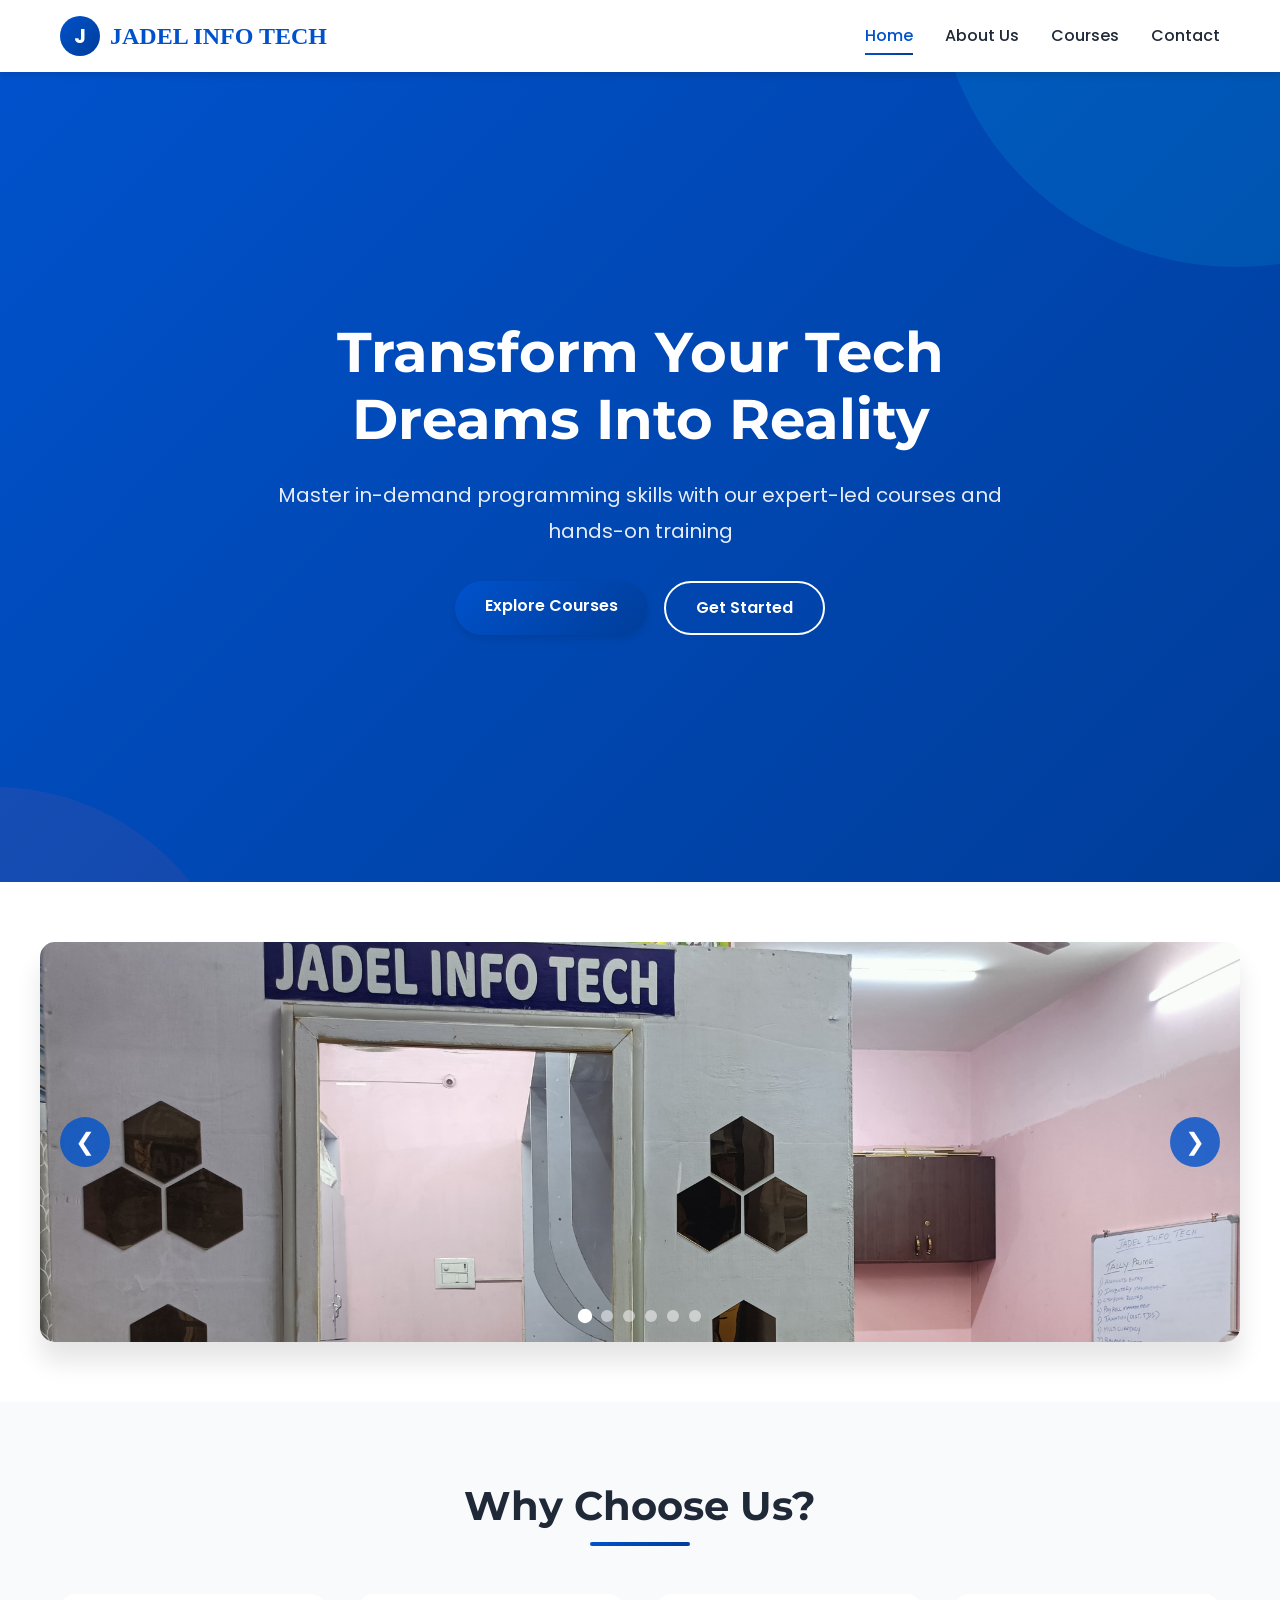
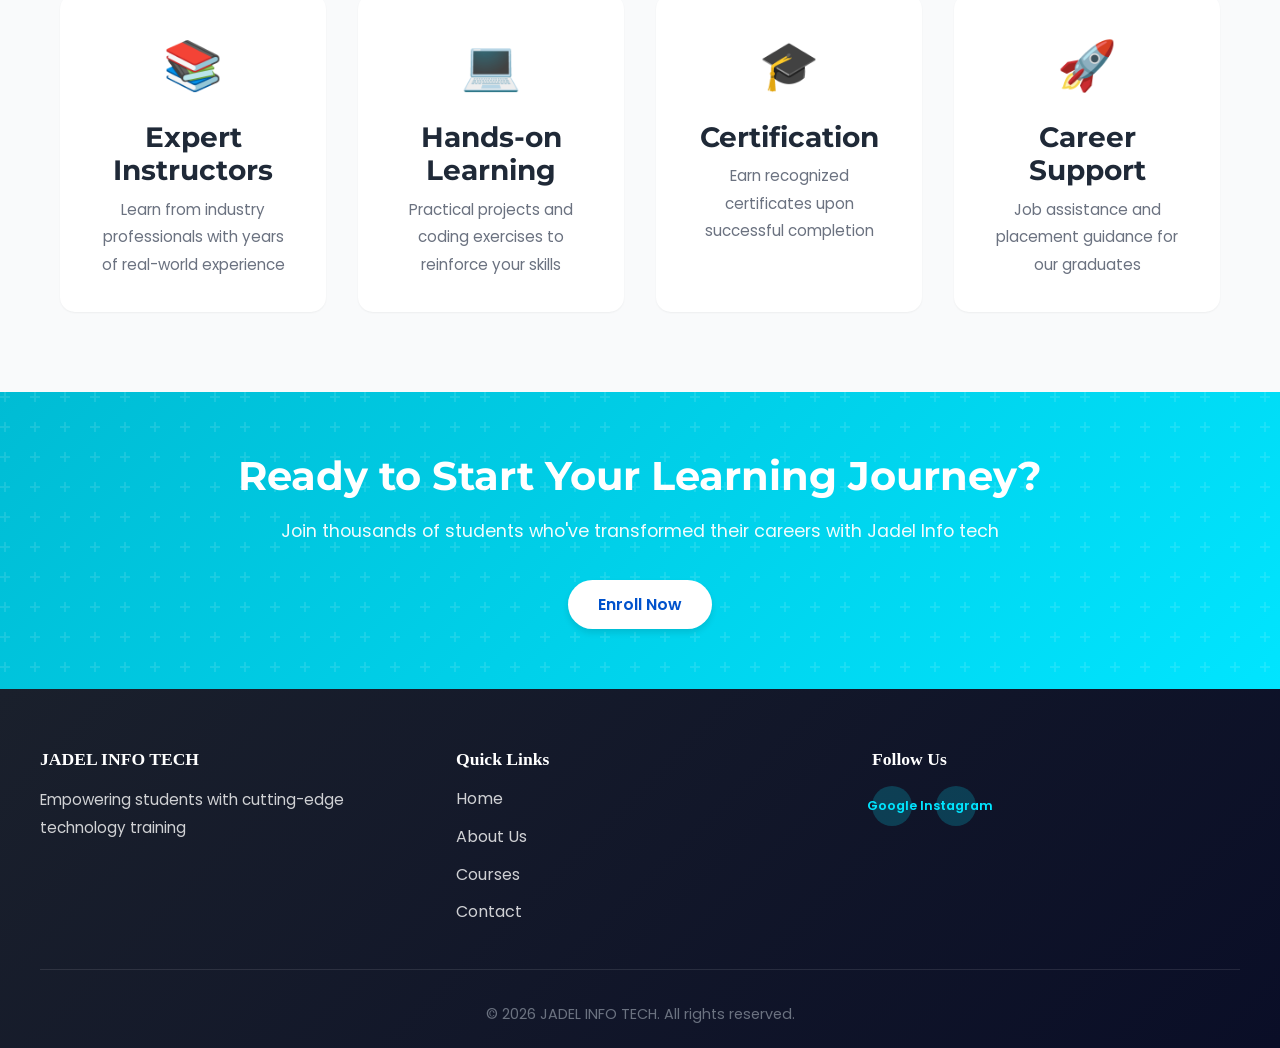
<file: index.html>
<!DOCTYPE html>
<html lang="en">
<head>
    <meta charset="UTF-8">
    <meta name="viewport" content="width=device-width, initial-scale=1.0">
    <title>Jadel Info tech - Professional Computer Training</title>
    <link rel="stylesheet" href="style.css">
    <link rel="preconnect" href="https://fonts.googleapis.com">
    <link rel="preconnect" href="https://fonts.gstatic.com" crossorigin>
    <link href="https://fonts.googleapis.com/css2?family=Poppins:wght@300;400;500;600;700&family=Montserrat:wght@400;600;700&display=swap" rel="stylesheet">
</head>
<body>
    <!-- Navigation Bar -->
    <nav class="navbar">
        <div class="nav-container">
            <div class="logo">
                <span class="logo-icon">J</span>
                <span class="logo-text">JADEL INFO TECH</span>
            </div>
            <ul class="nav-menu">
                <li><a href="index.html" class="nav-link active">Home</a></li>
                <li><a href="about.html" class="nav-link">About Us</a></li>
                <li><a href="courses.html" class="nav-link">Courses</a></li>
                <li><a href="contact.html" class="nav-link">Contact</a></li>
            </ul>
        </div>
    </nav>

    <!-- Hero Section -->
    <section class="hero">
        <div class="hero-content">
            <h1 class="hero-title">Transform Your Tech Dreams Into Reality</h1>
            <p class="hero-subtitle">Master in-demand programming skills with our expert-led courses and hands-on training</p>
            <div class="hero-buttons">
                <a href="courses.html" class="btn btn-primary">Explore Courses</a>
                <a href="contact.html" class="btn btn-secondary">Get Started</a>
            </div>
        </div>
        <div class="hero-background"></div>
    </section>

    <!-- Image Slideshow -->
    <section class="slideshow-section">
        <div class="slideshow-container">
            <div class="slideshow-wrapper">
                <div class="slide active">
                    <img src="pictures/home/1.webp" alt="Jadel Info tech Training Center">
                </div>
                <div class="slide">
                    <img src="pictures/home/2.webp" alt="Computer Training Classes">
                </div>
                <div class="slide">
                    <img src="pictures/home/3.webp" alt="Programming Courses">
                </div>
                <div class="slide">
                    <img src="pictures/home/4.webp" alt="Web Development Training">
                </div>
                <div class="slide">
                    <img src="pictures/home/5.webp" alt="Technology Education">
                </div>
                <div class="slide">
                    <img src="pictures/home/6.webp" alt="Career Development">
                </div>
            </div>

            <!-- Navigation Arrows -->
            <button class="nav-arrow prev-arrow" aria-label="Previous image">❮</button>
            <button class="nav-arrow next-arrow" aria-label="Next image">❯</button>

            <!-- Dot Indicators -->
            <div class="dot-indicators">
                <span class="dot active" data-slide="0"></span>
                <span class="dot" data-slide="1"></span>
                <span class="dot" data-slide="2"></span>
                <span class="dot" data-slide="3"></span>
                <span class="dot" data-slide="4"></span>
                <span class="dot" data-slide="5"></span>
            </div>
        </div>
    </section>

    <!-- Features Section -->
    <section class="features">
        <div class="container">
            <h2 class="section-title">Why Choose Us?</h2>
            <div class="features-grid">
                <div class="feature-card">
                    <div class="feature-icon">📚</div>
                    <h3>Expert Instructors</h3>
                    <p>Learn from industry professionals with years of real-world experience</p>
                </div>
                <div class="feature-card">
                    <div class="feature-icon">💻</div>
                    <h3>Hands-on Learning</h3>
                    <p>Practical projects and coding exercises to reinforce your skills</p>
                </div>
                <div class="feature-card">
                    <div class="feature-icon">🎓</div>
                    <h3>Certification</h3>
                    <p>Earn recognized certificates upon successful completion</p>
                </div>
                <div class="feature-card">
                    <div class="feature-icon">🚀</div>
                    <h3>Career Support</h3>
                    <p>Job assistance and placement guidance for our graduates</p>
                </div>
            </div>
        </div>
    </section>

    <!-- CTA Section -->
    <section class="cta-section">
        <div class="cta-content">
            <h2>Ready to Start Your Learning Journey?</h2>
            <p>Join thousands of students who've transformed their careers with Jadel Info tech</p>
            <a href="contact.html" class="btn btn-light">Enroll Now</a>
        </div>
    </section>

    <!-- Footer -->
    <footer class="footer">
        <div class="footer-content">
            <div class="footer-section">
                <h4>JADEL INFO TECH</h4>
                <p>Empowering students with cutting-edge technology training</p>
            </div>
            <div class="footer-section">
                <h4>Quick Links</h4>
                <ul>
                    <li><a href="index.html">Home</a></li>
                    <li><a href="about.html">About Us</a></li>
                    <li><a href="courses.html">Courses</a></li>
                    <li><a href="contact.html">Contact</a></li>
                </ul>
            </div>
            <div class="footer-section">
                <h4>Follow Us</h4>
                <div class="social-links">
                    <a href="https://share.google/Ai2oCBkZWHQzBVphd" target="_blank">Google</a>
                    <a href="https://www.instagram.com/jadelinfotech_solutions?igsh=MWR2d2Q3c25uZzBxeg%3D%3D" target="_blank">Instagram</a>
                </div>
            </div>
        </div>
        <div class="footer-bottom">
            <p>&copy; 2026 JADEL INFO TECH. All rights reserved.</p>
        </div>
    </footer>

    <!-- Slideshow JavaScript -->
    <script>
        document.addEventListener('DOMContentLoaded', function() {
            const slides = document.querySelectorAll('.slide');
            const dots = document.querySelectorAll('.dot');
            const prevArrow = document.querySelector('.prev-arrow');
            const nextArrow = document.querySelector('.next-arrow');
            let currentSlide = 0;
            let slideInterval;

            // Function to show slide
            function showSlide(index) {
                // Remove active class from all slides and dots
                slides.forEach(slide => slide.classList.remove('active'));
                dots.forEach(dot => dot.classList.remove('active'));

                // Add active class to current slide and dot
                slides[index].classList.add('active');
                dots[index].classList.add('active');

                currentSlide = index;
            }

            // Function to next slide
            function nextSlide() {
                currentSlide = (currentSlide + 1) % slides.length;
                showSlide(currentSlide);
            }

            // Function to previous slide
            function prevSlide() {
                currentSlide = (currentSlide - 1 + slides.length) % slides.length;
                showSlide(currentSlide);
            }

            // Auto slide every 2 seconds
            function startAutoSlide() {
                slideInterval = setInterval(nextSlide, 2000);
            }

            // Stop auto slide
            function stopAutoSlide() {
                clearInterval(slideInterval);
            }

            // Event listeners for arrows
            nextArrow.addEventListener('click', function() {
                stopAutoSlide();
                nextSlide();
                startAutoSlide();
            });

            prevArrow.addEventListener('click', function() {
                stopAutoSlide();
                prevSlide();
                startAutoSlide();
            });

            // Event listeners for dots
            dots.forEach((dot, index) => {
                dot.addEventListener('click', function() {
                    stopAutoSlide();
                    showSlide(index);
                    startAutoSlide();
                });
            });

            // Pause on hover
            const slideshowContainer = document.querySelector('.slideshow-container');
            slideshowContainer.addEventListener('mouseenter', stopAutoSlide);
            slideshowContainer.addEventListener('mouseleave', startAutoSlide);

            // Start the slideshow
            startAutoSlide();
        });
    </script>
</body>
</html>
</file>
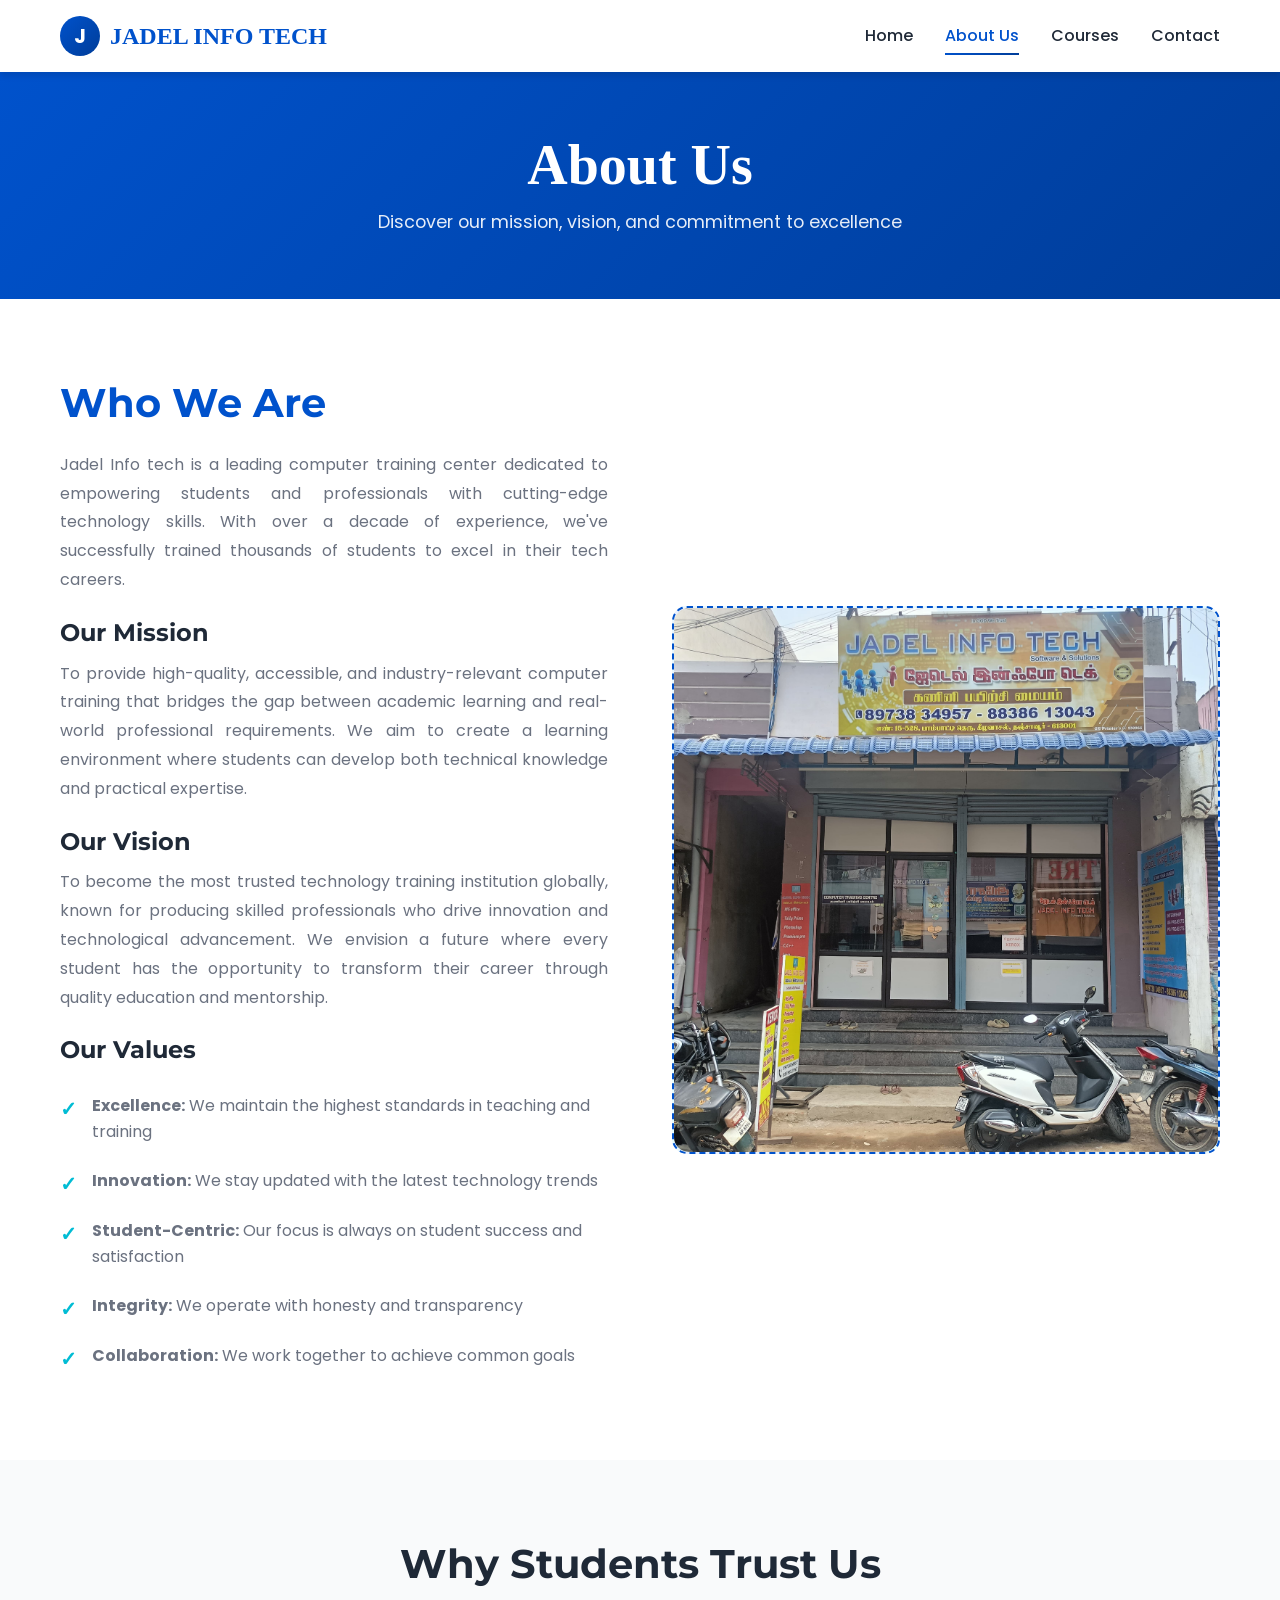
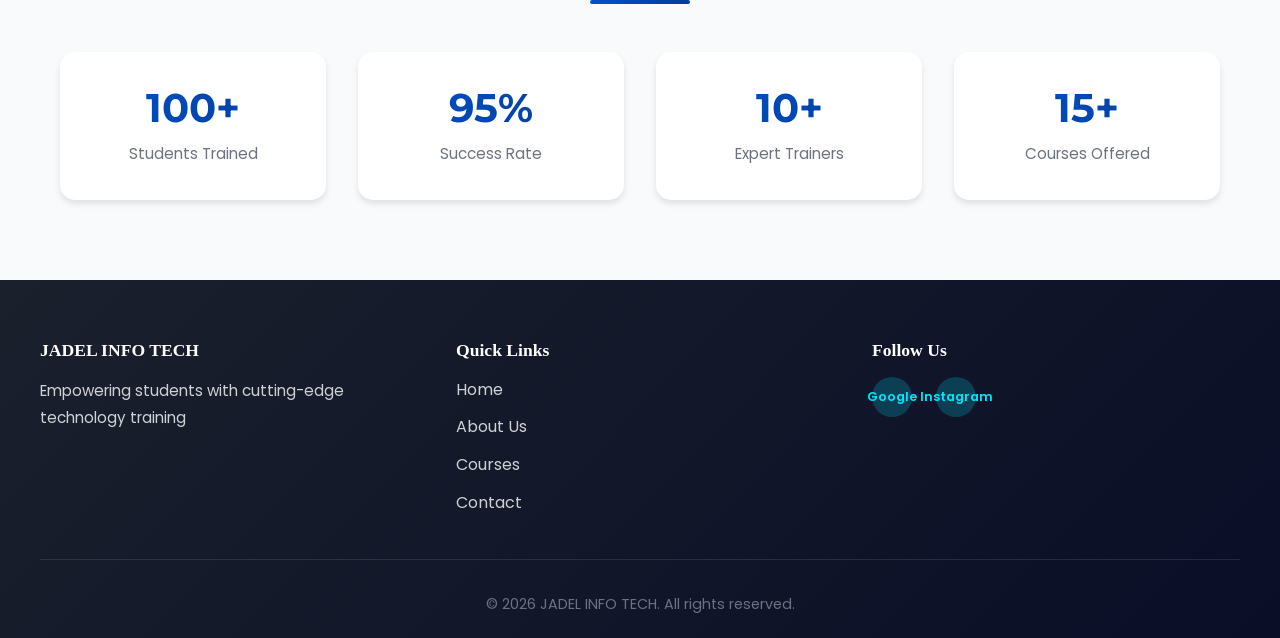
<file: about.html>
<!DOCTYPE html>
<html lang="en">
<head>
    <meta charset="UTF-8">
    <meta name="viewport" content="width=device-width, initial-scale=1.0">
    <title>About Us - Jadel Info tech</title>
    <link rel="stylesheet" href="style.css">
    <link rel="preconnect" href="https://fonts.googleapis.com">
    <link rel="preconnect" href="https://fonts.gstatic.com" crossorigin>
    <link href="https://fonts.googleapis.com/css2?family=Poppins:wght@300;400;500;600;700&family=Montserrat:wght@400;600;700&display=swap" rel="stylesheet">
</head>
<body>
    <!-- Navigation Bar -->
    <nav class="navbar">
        <div class="nav-container">
            <div class="logo">
                <span class="logo-icon">J</span>
                <span class="logo-text">JADEL INFO TECH</span>
            </div>
            <ul class="nav-menu">
                <li><a href="index.html" class="nav-link">Home</a></li>
                <li><a href="about.html" class="nav-link active">About Us</a></li>
                <li><a href="courses.html" class="nav-link">Courses</a></li>
                <li><a href="contact.html" class="nav-link">Contact</a></li>
            </ul>
        </div>
    </nav>

    <!-- Page Header -->
    <section class="page-header">
        <h1>About Us</h1>
        <p>Discover our mission, vision, and commitment to excellence</p>
    </section>

    <!-- About Section -->
    <section class="about">
        <div class="container">
            <div class="about-grid">
                <!-- Left Column - Text -->
                <div class="about-content">
                    <h2>Who We Are</h2>
                    <p>Jadel Info tech is a leading computer training center dedicated to empowering students and professionals with cutting-edge technology skills. With over a decade of experience, we've successfully trained thousands of students to excel in their tech careers.</p>

                    <h3>Our Mission</h3>
                    <p>To provide high-quality, accessible, and industry-relevant computer training that bridges the gap between academic learning and real-world professional requirements. We aim to create a learning environment where students can develop both technical knowledge and practical expertise.</p>

                    <h3>Our Vision</h3>
                    <p>To become the most trusted technology training institution globally, known for producing skilled professionals who drive innovation and technological advancement. We envision a future where every student has the opportunity to transform their career through quality education and mentorship.</p>

                    <h3>Our Values</h3>
                    <ul class="values-list">
                        <li><strong>Excellence:</strong> We maintain the highest standards in teaching and training</li>
                        <li><strong>Innovation:</strong> We stay updated with the latest technology trends</li>
                        <li><strong>Student-Centric:</strong> Our focus is always on student success and satisfaction</li>
                        <li><strong>Integrity:</strong> We operate with honesty and transparency</li>
                        <li><strong>Collaboration:</strong> We work together to achieve common goals</li>
                    </ul>
                </div>

                <!-- Right Column - Image Placeholder -->
                <div class="about-image">
                    <div class="image-placeholder">
                        <img src="pictures/Jadel.jpg" alt="Jadel Info tech Training Center" style="width: 100%; height: 100%; object-fit: cover; border-radius: 15px;">
                    </div>
                </div>
            </div>
        </div>
    </section>

    <!-- Team Section -->
    <section class="team-section">
        <div class="container">
            <h2 class="section-title">Why Students Trust Us</h2>
            <div class="stats-grid">
                <div class="stat-card">
                    <h3>100+</h3>
                    <p>Students Trained</p>
                </div>
                <div class="stat-card">
                    <h3>95%</h3>
                    <p>Success Rate</p>
                </div>
                <div class="stat-card">
                    <h3>10+</h3>
                    <p>Expert Trainers</p>
                </div>
                <div class="stat-card">
                    <h3>15+</h3>
                    <p>Courses Offered</p>
                </div>
            </div>
        </div>
    </section>

    <!-- Footer -->
    <footer class="footer">
        <div class="footer-content">
            <div class="footer-section">
                <h4>JADEL INFO TECH</h4>
                <p>Empowering students with cutting-edge technology training</p>
            </div>
            <div class="footer-section">
                <h4>Quick Links</h4>
                <ul>
                    <li><a href="index.html">Home</a></li>
                    <li><a href="about.html">About Us</a></li>
                    <li><a href="courses.html">Courses</a></li>
                    <li><a href="contact.html">Contact</a></li>
                </ul>
            </div>
            <div class="footer-section">
                <h4>Follow Us</h4>
                <div class="social-links">
                    <a href="https://share.google/Ai2oCBkZWHQzBVphd" target="_blank">Google</a>
                    <a href="https://www.instagram.com/jadelinfotech_solutions?igsh=MWR2d2Q3c25uZzBxeg%3D%3D" target="_blank">Instagram</a>
                </div>
            </div>
        </div>
        <div class="footer-bottom">
            <p>&copy; 2026 JADEL INFO TECH. All rights reserved.</p>
        </div>
    </footer>
</body>
</html>
</file>
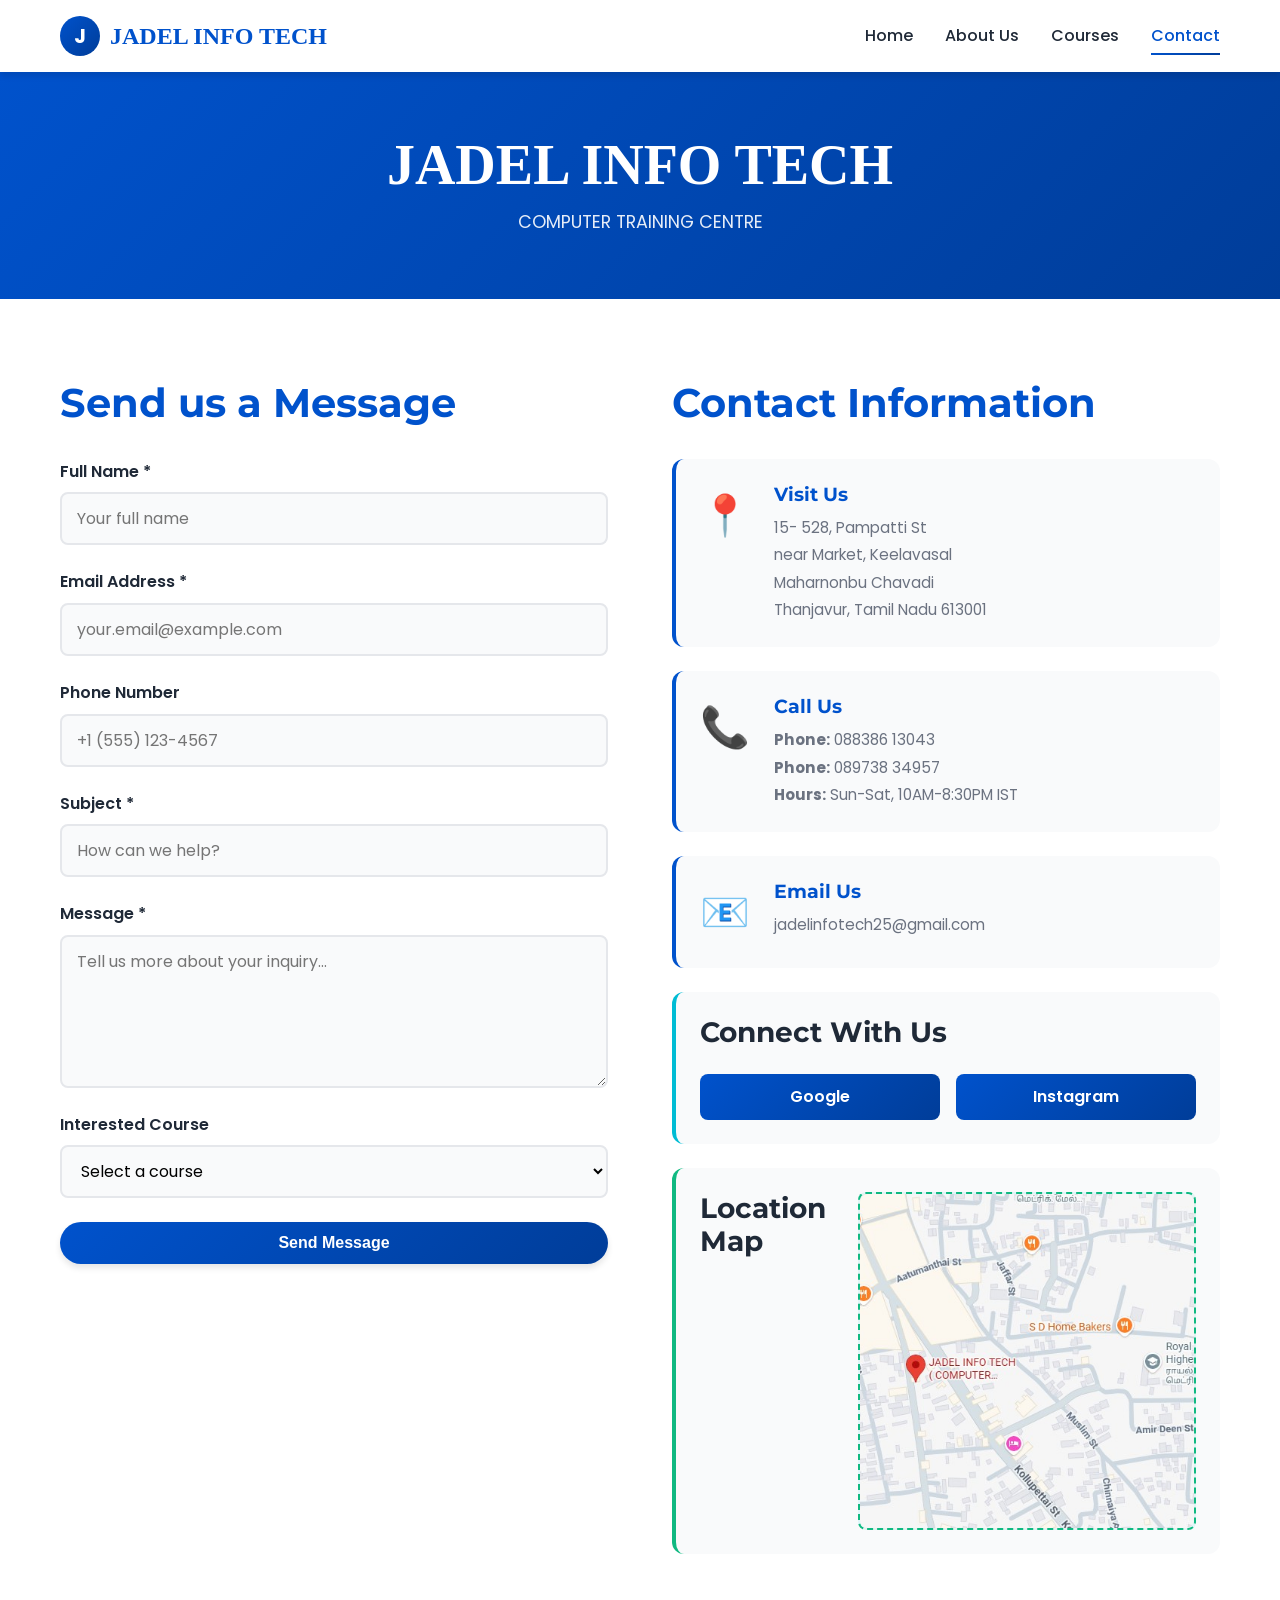
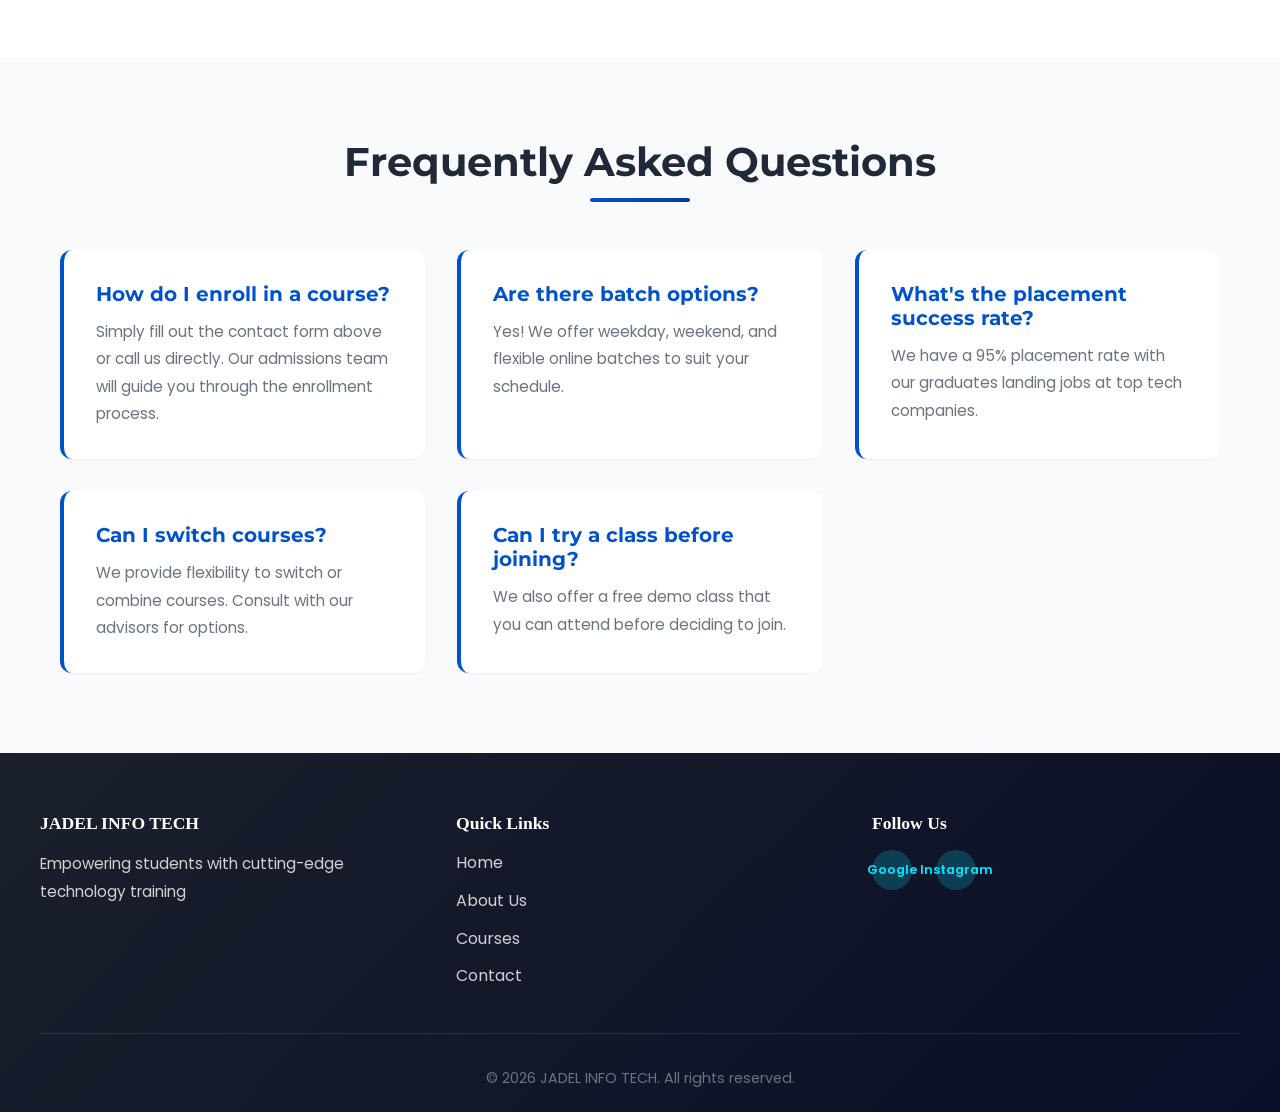
<file: contact.html>
<!DOCTYPE html>
<html lang="en">
<head>
    <meta charset="UTF-8">
    <meta name="viewport" content="width=device-width, initial-scale=1.0">
    <title>Contact Us - Jadel Info tech</title>
    <link rel="stylesheet" href="style.css">
    <link rel="preconnect" href="https://fonts.googleapis.com">
    <link rel="preconnect" href="https://fonts.gstatic.com" crossorigin>
    <link href="https://fonts.googleapis.com/css2?family=Poppins:wght@300;400;500;600;700&family=Montserrat:wght@400;600;700&display=swap" rel="stylesheet">
</head>
<body>
    <!-- Navigation Bar -->
    <nav class="navbar">
        <div class="nav-container">
            <div class="logo">
                <span class="logo-icon">J</span>
                <span class="logo-text">JADEL INFO TECH</span>
            </div>
            <ul class="nav-menu">
                <li><a href="index.html" class="nav-link">Home</a></li>
                <li><a href="about.html" class="nav-link">About Us</a></li>
                <li><a href="courses.html" class="nav-link">Courses</a></li>
                <li><a href="contact.html" class="nav-link active">Contact</a></li>
            </ul>
        </div>
    </nav>

    <!-- Page Header -->
    <section class="page-header">
        <h1>JADEL INFO TECH</h1>
        <p>COMPUTER TRAINING CENTRE</p>
    </section>

    <!-- Contact Section -->
    <section class="contact">
        <div class="container">
            <div class="contact-grid">
                <!-- Contact Form -->
                <div class="contact-form-container">
                    <h2>Send us a Message</h2>
                    <form class="contact-form" action="#" method="POST">
                        <div class="form-group">
                            <label for="name">Full Name *</label>
                            <input type="text" id="name" name="name" placeholder="Your full name" required>
                        </div>

                        <div class="form-group">
                            <label for="email">Email Address *</label>
                            <input type="email" id="email" name="email" placeholder="your.email@example.com" required>
                        </div>

                        <div class="form-group">
                            <label for="phone">Phone Number</label>
                            <input type="tel" id="phone" name="phone" placeholder="+1 (555) 123-4567">
                        </div>

                        <div class="form-group">
                            <label for="subject">Subject *</label>
                            <input type="text" id="subject" name="subject" placeholder="How can we help?" required>
                        </div>

                        <div class="form-group">
                            <label for="message">Message *</label>
                            <textarea id="message" name="message" placeholder="Tell us more about your inquiry..." rows="5" required></textarea>
                        </div>

                        <div class="form-group">
                            <label for="course">Interested Course</label>
                            <select id="course" name="course">
                                <option value="">Select a course</option>
                                <option value="web-dev">Web Development</option>
                                <option value="python">Python Programming</option>
                                <option value="java">Java & Spring Boot</option>
                                <option value="cloud">Cloud Computing</option>
                                <option value="data-science">Data Science & Analytics</option>
                                <option value="mobile">Mobile Development</option>
                                <option value="devops">DevOps & CI/CD</option>
                                <option value="cybersecurity">Cybersecurity Essentials</option>
                                <option value="other">Other</option>
                            </select>
                        </div>

                        <button type="submit" class="btn btn-primary">Send Message</button>
                    </form>
                </div>

                <!-- Contact Information -->
                <div class="contact-info-container">
                    <h2>Contact Information</h2>
                    
                    <div class="info-box">
                        <div class="info-icon">📍</div>
                        <div class="info-content">
                            <h3>Visit Us</h3>
                            <p>15- 528, Pampatti St<br>near Market, Keelavasal<br>Maharnonbu Chavadi<br>Thanjavur, Tamil Nadu 613001</p>
                        </div>
                    </div>

                    <div class="info-box">
                        <div class="info-icon">📞</div>
                        <div class="info-content">
                            <h3>Call Us</h3>
                            <p><strong>Phone:</strong> 088386 13043<br>
                            <strong>Phone:</strong> 089738 34957<br>
                            <strong>Hours:</strong> Sun-Sat, 10AM-8:30PM IST</p>
                        </div>
                    </div>

                    <div class="info-box">
                        <div class="info-icon">📧</div>
                        <div class="info-content">
                            <h3>Email Us</h3>
                            <p>jadelinfotech25@gmail.com</p>
                        </div>
                    </div>

                    <div class="info-box social-box">
                        <h3>Connect With Us</h3>
                        <div class="social-connect">
                            <a href="https://share.google/Ai2oCBkZWHQzBVphd" target="_blank" class="social-btn">Google</a>
                            <a href="https://www.instagram.com/jadelinfotech_solutions?igsh=MWR2d2Q3c25uZzBxeg%3D%3D" target="_blank" class="social-btn">Instagram</a>
                        </div>
                    </div>

                    <div class="info-box map-placeholder">
                        <h3>Location Map</h3>
                        <div class="map-container">
                            <a href="https://maps.app.goo.gl/LEZQ2b4Ju3X62k2EA" target="_blank" style="width: 100%; height: 100%; display: flex; align-items: center; justify-content: center; overflow: hidden; border-radius: 8px;">
                                <img src="pictures/map.jpg" alt="Jadel Info tech Location Map" style="width: 100%; height: 100%; object-fit: cover; display: block;">
                            </a>
                        </div>
                    </div>
                </div>
            </div>
        </div>
    </section>

    <!-- FAQ Section -->
    <section class="faq-section">
        <div class="container">
            <h2 class="section-title">Frequently Asked Questions</h2>
            <div class="faq-grid">
                <div class="faq-item">
                    <h4>How do I enroll in a course?</h4>
                    <p>Simply fill out the contact form above or call us directly. Our admissions team will guide you through the enrollment process.</p>
                </div>
                <div class="faq-item">
                    <h4>Are there batch options?</h4>
                    <p>Yes! We offer weekday, weekend, and flexible online batches to suit your schedule.</p>
                </div>
                <div class="faq-item">
                    <h4>What's the placement success rate?</h4>
                    <p>We have a 95% placement rate with our graduates landing jobs at top tech companies.</p>
                </div>
                
                <div class="faq-item">
                    <h4>Can I switch courses?</h4>
                    <p>We provide flexibility to switch or combine courses. Consult with our advisors for options.</p>
                </div>
                <div class="faq-item">
                    <h4>Can I try a class before joining?</h4>
                    <p>We also offer a free demo class that you can attend before deciding to join.</p>
                </div>
            </div>
        </div>
    </section>

    <!-- Footer -->
    <footer class="footer">
        <div class="footer-content">
            <div class="footer-section">
                <h4>JADEL INFO TECH</h4>
                <p>Empowering students with cutting-edge technology training</p>
            </div>
            <div class="footer-section">
                <h4>Quick Links</h4>
                <ul>
                    <li><a href="index.html">Home</a></li>
                    <li><a href="about.html">About Us</a></li>
                    <li><a href="courses.html">Courses</a></li>
                    <li><a href="contact.html">Contact</a></li>
                </ul>
            </div>
            <div class="footer-section">
                <h4>Follow Us</h4>
                <div class="social-links">
                    <a href="https://share.google/Ai2oCBkZWHQzBVphd" target="_blank">Google</a>
                    <a href="https://www.instagram.com/jadelinfotech_solutions?igsh=MWR2d2Q3c25uZzBxeg%3D%3D" target="_blank">Instagram</a>
                </div>
            </div>
        </div>
        <div class="footer-bottom">
            <p>&copy; 2026 JADEL INFO TECH. All rights reserved.</p>
        </div>
    </footer>

    <script>
        document.addEventListener('DOMContentLoaded', function() {
            const contactForm = document.querySelector('.contact-form');
            
            contactForm.addEventListener('submit', function(e) {
                e.preventDefault();
                
                // Get form data
                const name = document.getElementById('name').value;
                const email = document.getElementById('email').value;
                const phone = document.getElementById('phone').value;
                const subject = document.getElementById('subject').value;
                const message = document.getElementById('message').value;
                const course = document.getElementById('course').value;
                
                // Create email content
                const emailSubject = encodeURIComponent(`Contact Form: ${subject}`);
                const emailBody = encodeURIComponent(
                    `Name: ${name}\n` +
                    `Email: ${email}\n` +
                    `Phone: ${phone}\n` +
                    `Interested Course: ${course}\n\n` +
                    `Message:\n${message}`
                );
                
                // Create mailto link
                const mailtoLink = `mailto:b.vishranth@gmail.com?subject=${emailSubject}&body=${emailBody}`;
                
                // Open email client
                window.location.href = mailtoLink;
                
                // Optional: Show success message
                alert('Opening your email client to send the message...');
            });
        });
    </script>
</body>
</html>
</file>
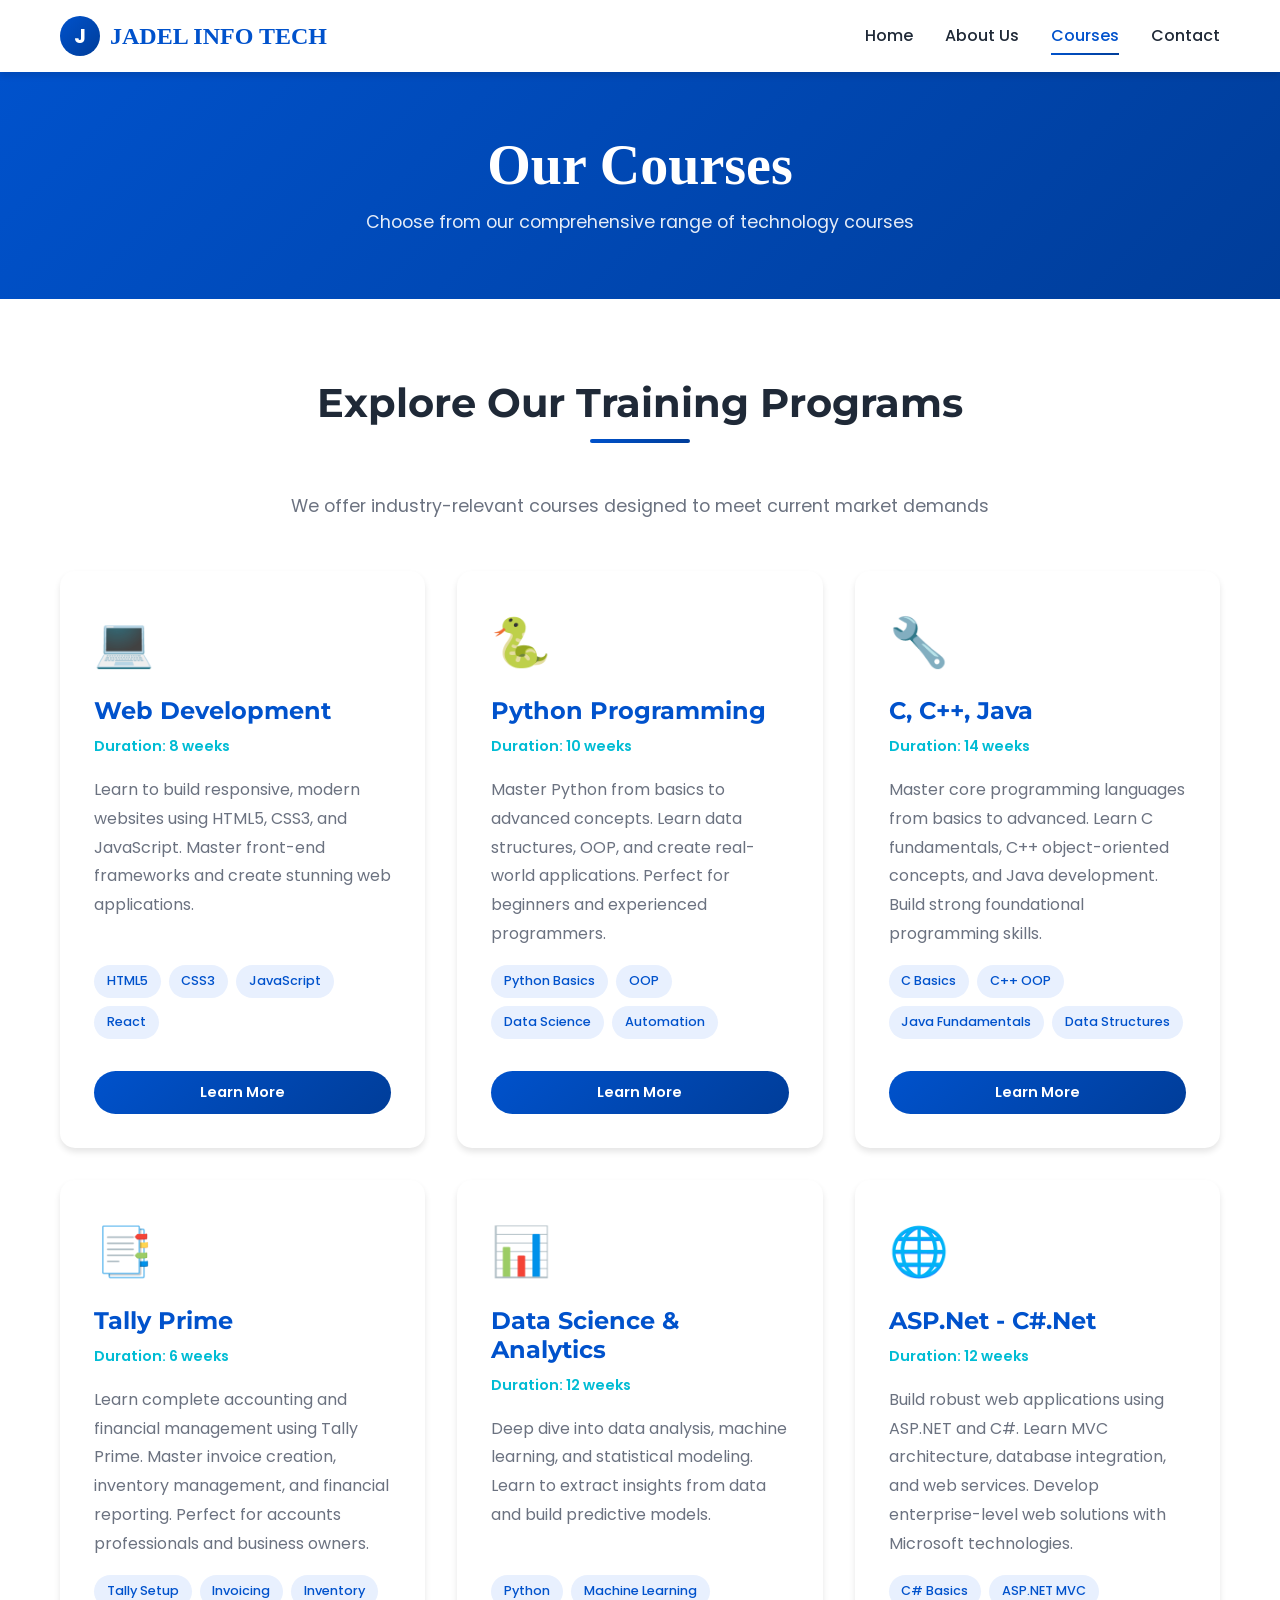
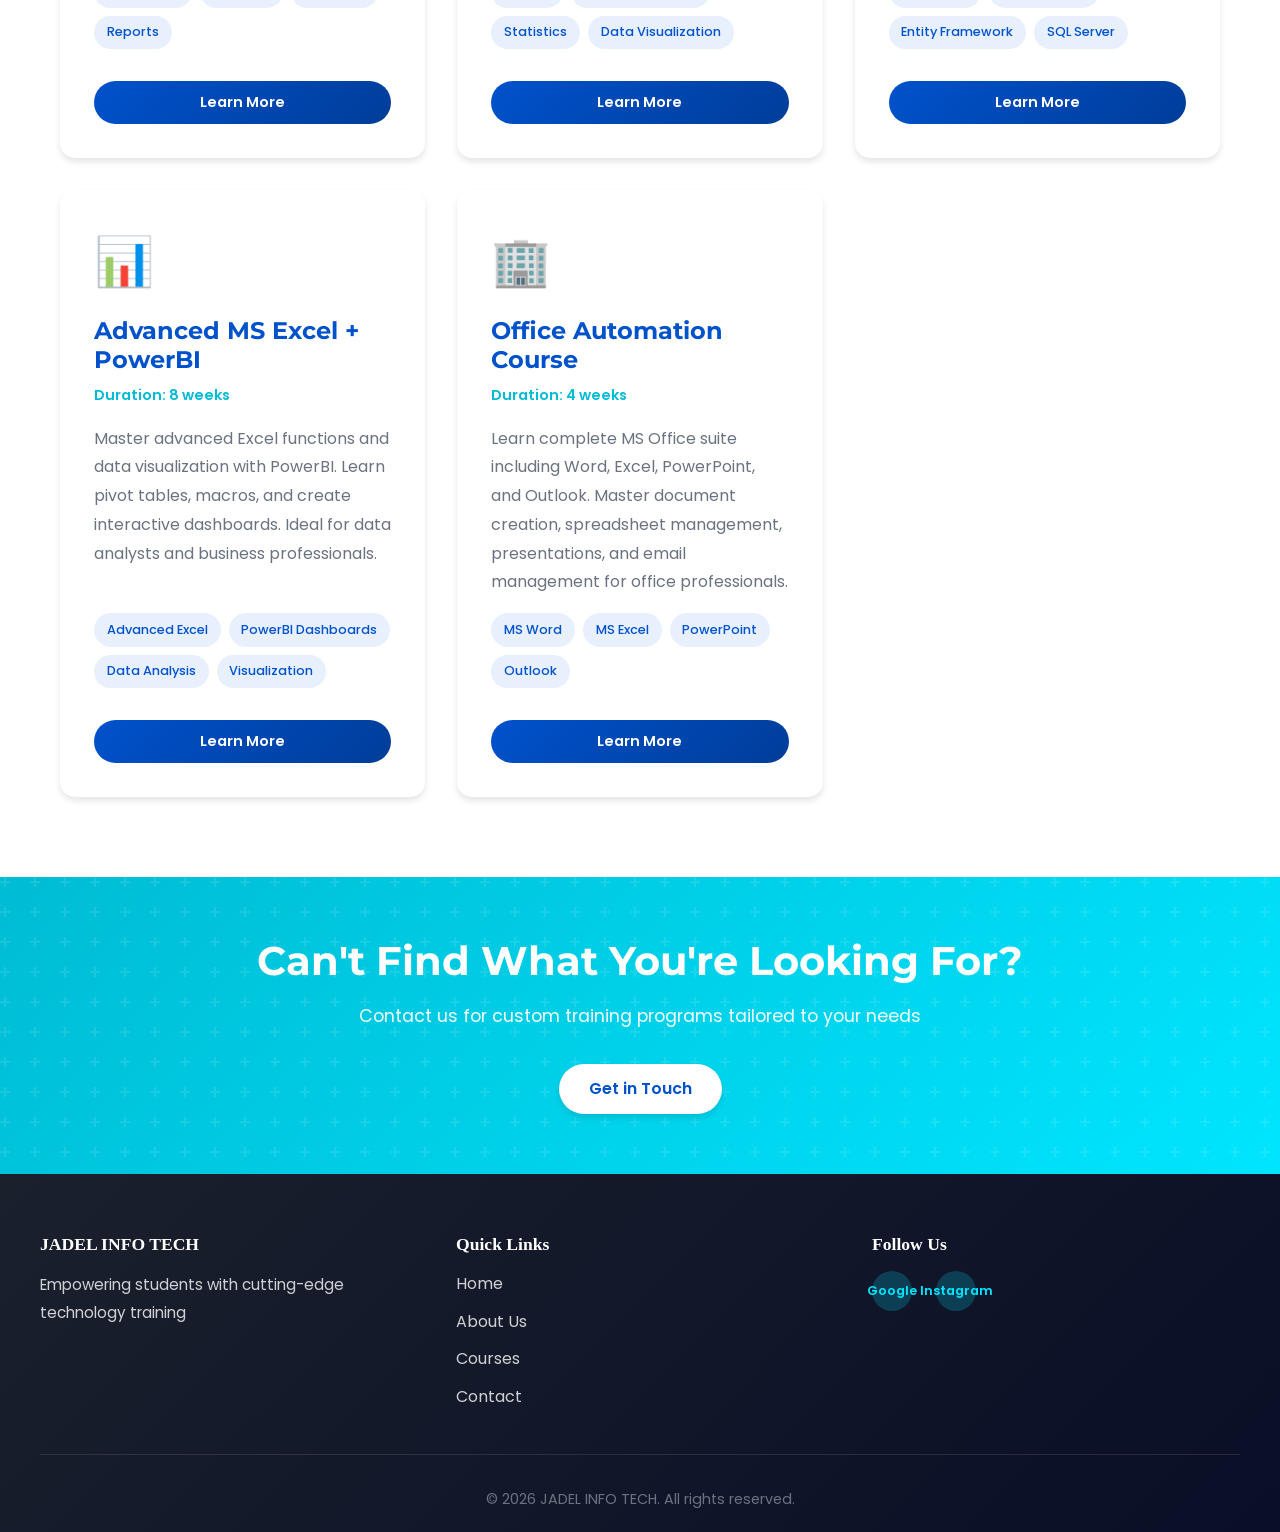
<file: courses.html>
<!DOCTYPE html>
<html lang="en">
<head>
    <meta charset="UTF-8">
    <meta name="viewport" content="width=device-width, initial-scale=1.0">
    <title>Courses - Jadel Info tech</title>
    <link rel="stylesheet" href="style.css">
    <link rel="preconnect" href="https://fonts.googleapis.com">
    <link rel="preconnect" href="https://fonts.gstatic.com" crossorigin>
    <link href="https://fonts.googleapis.com/css2?family=Poppins:wght@300;400;500;600;700&family=Montserrat:wght@400;600;700&display=swap" rel="stylesheet">
</head>
<body>
    <!-- Navigation Bar -->
    <nav class="navbar">
        <div class="nav-container">
            <div class="logo">
                <span class="logo-icon">J</span>
                <span class="logo-text">JADEL INFO TECH</span>
            </div>
            <ul class="nav-menu">
                <li><a href="index.html" class="nav-link">Home</a></li>
                <li><a href="about.html" class="nav-link">About Us</a></li>
                <li><a href="courses.html" class="nav-link active">Courses</a></li>
                <li><a href="contact.html" class="nav-link">Contact</a></li>
            </ul>
        </div>
    </nav>

    <!-- Page Header -->
    <section class="page-header">
        <h1>Our Courses</h1>
        <p>Choose from our comprehensive range of technology courses</p>
    </section>

    <!-- Courses Section -->
    <section class="courses">
        <div class="container">
            <div class="courses-intro">
                <h2 class="section-title">Explore Our Training Programs</h2>
                <p>We offer industry-relevant courses designed to meet current market demands</p>
            </div>

            <div class="courses-grid">
                <!-- Course Card 1: Web Development -->
                <div class="course-card">
                    <div class="course-icon">💻</div>
                    <h3>Web Development</h3>
                    <p class="course-duration">Duration: 8 weeks</p>
                    <p class="course-description">Learn to build responsive, modern websites using HTML5, CSS3, and JavaScript. Master front-end frameworks and create stunning web applications.</p>
                    <div class="course-topics">
                        <span class="topic">HTML5</span>
                        <span class="topic">CSS3</span>
                        <span class="topic">JavaScript</span>
                        <span class="topic">React</span>
                    </div>
                    <a href="contact.html" class="btn btn-learn">Learn More</a>
                </div>

                <!-- Course Card 2: Python Programming -->
                <div class="course-card">
                    <div class="course-icon">🐍</div>
                    <h3>Python Programming</h3>
                    <p class="course-duration">Duration: 10 weeks</p>
                    <p class="course-description">Master Python from basics to advanced concepts. Learn data structures, OOP, and create real-world applications. Perfect for beginners and experienced programmers.</p>
                    <div class="course-topics">
                        <span class="topic">Python Basics</span>
                        <span class="topic">OOP</span>
                        <span class="topic">Data Science</span>
                        <span class="topic">Automation</span>
                    </div>
                    <a href="contact.html" class="btn btn-learn">Learn More</a>
                </div>

                <!-- Course Card 3: C, C++, Java -->
                <div class="course-card">
                    <div class="course-icon">🔧</div>
                    <h3>C, C++, Java</h3>
                    <p class="course-duration">Duration: 14 weeks</p>
                    <p class="course-description">Master core programming languages from basics to advanced. Learn C fundamentals, C++ object-oriented concepts, and Java development. Build strong foundational programming skills.</p>
                    <div class="course-topics">
                        <span class="topic">C Basics</span>
                        <span class="topic">C++ OOP</span>
                        <span class="topic">Java Fundamentals</span>
                        <span class="topic">Data Structures</span>
                    </div>
                    <a href="contact.html" class="btn btn-learn">Learn More</a>
                </div>

                <!-- Course Card 4: Tally Prime -->
                <div class="course-card">
                    <div class="course-icon">📑</div>
                    <h3>Tally Prime</h3>
                    <p class="course-duration">Duration: 6 weeks</p>
                    <p class="course-description">Learn complete accounting and financial management using Tally Prime. Master invoice creation, inventory management, and financial reporting. Perfect for accounts professionals and business owners.</p>
                    <div class="course-topics">
                        <span class="topic">Tally Setup</span>
                        <span class="topic">Invoicing</span>
                        <span class="topic">Inventory</span>
                        <span class="topic">Reports</span>
                    </div>
                    <a href="contact.html" class="btn btn-learn">Learn More</a>
                </div>

                <!-- Course Card 5: Data Science -->
                <div class="course-card">
                    <div class="course-icon">📊</div>
                    <h3>Data Science & Analytics</h3>
                    <p class="course-duration">Duration: 12 weeks</p>
                    <p class="course-description">Deep dive into data analysis, machine learning, and statistical modeling. Learn to extract insights from data and build predictive models.</p>
                    <div class="course-topics">
                        <span class="topic">Python</span>
                        <span class="topic">Machine Learning</span>
                        <span class="topic">Statistics</span>
                        <span class="topic">Data Visualization</span>
                    </div>
                    <a href="contact.html" class="btn btn-learn">Learn More</a>
                </div>

                <!-- Course Card 6: ASP.Net - C#.Net -->
                <div class="course-card">
                    <div class="course-icon">🌐</div>
                    <h3>ASP.Net - C#.Net</h3>
                    <p class="course-duration">Duration: 12 weeks</p>
                    <p class="course-description">Build robust web applications using ASP.NET and C#. Learn MVC architecture, database integration, and web services. Develop enterprise-level web solutions with Microsoft technologies.</p>
                    <div class="course-topics">
                        <span class="topic">C# Basics</span>
                        <span class="topic">ASP.NET MVC</span>
                        <span class="topic">Entity Framework</span>
                        <span class="topic">SQL Server</span>
                    </div>
                    <a href="contact.html" class="btn btn-learn">Learn More</a>
                </div>

                <!-- Course Card 7: Advanced MS Excel + PowerBI -->
                <div class="course-card">
                    <div class="course-icon">📊</div>
                    <h3>Advanced MS Excel + PowerBI</h3>
                    <p class="course-duration">Duration: 8 weeks</p>
                    <p class="course-description">Master advanced Excel functions and data visualization with PowerBI. Learn pivot tables, macros, and create interactive dashboards. Ideal for data analysts and business professionals.</p>
                    <div class="course-topics">
                        <span class="topic">Advanced Excel</span>
                        <span class="topic">PowerBI Dashboards</span>
                        <span class="topic">Data Analysis</span>
                        <span class="topic">Visualization</span>
                    </div>
                    <a href="contact.html" class="btn btn-learn">Learn More</a>
                </div>

                <!-- Course Card 8: Office Automation Course -->
                <div class="course-card">
                    <div class="course-icon">🏢</div>
                    <h3>Office Automation Course</h3>
                    <p class="course-duration">Duration: 4 weeks</p>
                    <p class="course-description">Learn complete MS Office suite including Word, Excel, PowerPoint, and Outlook. Master document creation, spreadsheet management, presentations, and email management for office professionals.</p>
                    <div class="course-topics">
                        <span class="topic">MS Word</span>
                        <span class="topic">MS Excel</span>
                        <span class="topic">PowerPoint</span>
                        <span class="topic">Outlook</span>
                    </div>
                    <a href="contact.html" class="btn btn-learn">Learn More</a>
                </div>
            </div>
        </div>
    </section>

    <!-- CTA Section -->
    <section class="cta-section">
        <div class="cta-content">
            <h2>Can't Find What You're Looking For?</h2>
            <p>Contact us for custom training programs tailored to your needs</p>
            <a href="contact.html" class="btn btn-light">Get in Touch</a>
        </div>
    </section>

    <!-- Footer -->
    <footer class="footer">
        <div class="footer-content">
            <div class="footer-section">
                <h4>JADEL INFO TECH</h4>
                <p>Empowering students with cutting-edge technology training</p>
            </div>
            <div class="footer-section">
                <h4>Quick Links</h4>
                <ul>
                    <li><a href="index.html">Home</a></li>
                    <li><a href="about.html">About Us</a></li>
                    <li><a href="courses.html">Courses</a></li>
                    <li><a href="contact.html">Contact</a></li>
                </ul>
            </div>
            <div class="footer-section">
                <h4>Follow Us</h4>
                <div class="social-links">
                    <a href="https://share.google/Ai2oCBkZWHQzBVphd" target="_blank">Google</a>
                    <a href="https://www.instagram.com/jadelinfotech_solutions?igsh=MWR2d2Q3c25uZzBxeg%3D%3D" target="_blank">Instagram</a>
                </div>
            </div>
        </div>
        <div class="footer-bottom">
            <p>&copy; 2026 JADEL INFO TECH. All rights reserved.</p>
        </div>
    </footer>
</body>
</html>
</file>
<file: style.css>
/* ============================================
   JADEL INFO TECH - GLOBAL STYLES
   Professional Blue Theme with Modern Design
   ============================================ */

/* ---- ROOT VARIABLES ---- */
:root {
    /* Primary Colors */
    --primary-blue: #0052CC;
    --primary-dark: #003D99;
    --primary-light: #E8F0FE;
    
    /* Secondary Colors */
    --accent-teal: #00BCD4;
    --accent-cyan: #00E5FF;
    --success-green: #10B981;
    
    /* Neutral Colors */
    --text-dark: #1F2937;
    --text-light: #6B7280;
    --bg-white: #FFFFFF;
    --bg-light: #F9FAFB;
    --bg-lighter: #F3F4F6;
    --border-color: #E5E7EB;
    
    /* Shadows */
    --shadow-sm: 0 1px 2px rgba(0, 0, 0, 0.05);
    --shadow-md: 0 4px 6px rgba(0, 0, 0, 0.1);
    --shadow-lg: 0 10px 15px rgba(0, 0, 0, 0.1);
    --shadow-xl: 0 20px 25px rgba(0, 0, 0, 0.1);
    
    /* Gradients */
    --gradient-primary: linear-gradient(135deg, #0052CC 0%, #003D99 100%);
    --gradient-accent: linear-gradient(135deg, #00BCD4 0%, #00E5FF 100%);
    --gradient-warm: linear-gradient(135deg, #FF6B6B 0%, #FF8E72 100%);
    
    /* Transitions */
    --transition: all 0.3s ease;
}

/* ============================================
   GLOBAL STYLES
   ============================================ */

* {
    margin: 0;
    padding: 0;
    box-sizing: border-box;
}

html {
    scroll-behavior: smooth;
}

body {
    font-family: 'Poppins', sans-serif;
    color: var(--text-dark);
    line-height: 1.6;
    background-color: var(--bg-white);
    overflow-x: hidden;
}

/* Typography */
h1, h2, h3, h4, h5, h6 {
    font-family: 'Montserrat', sans-serif;
    font-weight: 700;
    line-height: 1.2;
}

h1 {
    font-size: 3.5rem;
}

h2 {
    font-size: 2.5rem;
}

h3 {
    font-size: 1.75rem;
}

h4 {
    font-size: 1.25rem;
}

p {
    color: var(--text-light);
    line-height: 1.8;
}

a {
    color: var(--primary-blue);
    text-decoration: none;
    transition: var(--transition);
}

a:hover {
    color: var(--primary-dark);
}

.container {
    max-width: 1200px;
    margin: 0 auto;
    padding: 0 20px;
}

/* ============================================
   NAVIGATION BAR
   ============================================ */

.navbar {
    position: sticky;
    top: 0;
    z-index: 100;
    background: var(--bg-white);
    box-shadow: var(--shadow-md);
    padding: 1rem 0;
    transition: var(--transition);
}

.nav-container {
    max-width: 1200px;
    margin: 0 auto;
    padding: 0 20px;
    display: flex;
    justify-content: space-between;
    align-items: center;
}

.logo {
    display: flex;
    align-items: center;
    gap: 10px;
    font-size: 1.5rem;
}

.logo-icon {
    width: 40px;
    height: 40px;
    background: var(--gradient-primary);
    color: white;
    border-radius: 50%;
    display: flex;
    align-items: center;
    justify-content: center;
    font-weight: 700;
    font-size: 1.25rem;
}

.logo-text {
    font-family: 'copperplate gothic bold', serif;
    font-weight: 700;
    color: var(--primary-blue);
}

.nav-menu {
    display: flex;
    list-style: none;
    gap: 2rem;
    align-items: center;
}

.nav-link {
    color: var(--text-dark);
    font-weight: 500;
    position: relative;
    padding: 0.5rem 0;
    transition: var(--transition);
}

.nav-link::after {
    content: '';
    position: absolute;
    bottom: 0;
    left: 0;
    width: 0;
    height: 2px;
    background: var(--gradient-primary);
    transition: var(--transition);
}

.nav-link:hover::after,
.nav-link.active::after {
    width: 100%;
}

.nav-link.active {
    color: var(--primary-blue);
}

/* Responsive Navigation */
@media (max-width: 768px) {
    .nav-menu {
        gap: 1rem;
        font-size: 0.9rem;
    }

    .logo-text {
        display: none;
    }
}

/* ============================================
   HERO SECTION
   ============================================ */

.hero {
    position: relative;
    min-height: 90vh;
    display: flex;
    align-items: center;
    justify-content: center;
    overflow: hidden;
    padding: 60px 20px;
}

.hero-background {
    position: absolute;
    top: 0;
    left: 0;
    right: 0;
    bottom: 0;
    background: var(--gradient-primary);
    z-index: -2;
}

.hero-background::before {
    content: '';
    position: absolute;
    top: -50%;
    right: -20%;
    width: 600px;
    height: 600px;
    background: rgba(0, 229, 255, 0.1);
    border-radius: 50%;
    animation: float 6s ease-in-out infinite;
}

.hero-background::after {
    content: '';
    position: absolute;
    bottom: -50%;
    left: -20%;
    width: 500px;
    height: 500px;
    background: rgba(255, 107, 107, 0.08);
    border-radius: 50%;
    animation: float 8s ease-in-out infinite reverse;
}

@keyframes float {
    0%, 100% {
        transform: translateY(0px);
    }
    50% {
        transform: translateY(30px);
    }
}

.hero-content {
    position: relative;
    z-index: 2;
    text-align: center;
    color: white;
    max-width: 800px;
}

.hero-title {
    font-size: 3.5rem;
    margin-bottom: 1.5rem;
    font-weight: 700;
    line-height: 1.2;
    animation: slideInDown 0.8s ease;
}

.hero-subtitle {
    font-size: 1.25rem;
    margin-bottom: 2rem;
    color: rgba(255, 255, 255, 0.9);
    animation: slideInUp 0.8s ease 0.2s both;
}

.hero-buttons {
    display: flex;
    gap: 1rem;
    justify-content: center;
    flex-wrap: wrap;
    animation: slideInUp 0.8s ease 0.4s both;
}

@keyframes slideInDown {
    from {
        opacity: 0;
        transform: translateY(-30px);
    }
    to {
        opacity: 1;
        transform: translateY(0);
    }
}

@keyframes slideInUp {
    from {
        opacity: 0;
        transform: translateY(30px);
    }
    to {
        opacity: 1;
        transform: translateY(0);
    }
}

/* ============================================
   BUTTONS
   ============================================ */

.btn {
    display: inline-block;
    padding: 12px 30px;
    border-radius: 50px;
    font-weight: 600;
    font-size: 1rem;
    cursor: pointer;
    border: none;
    transition: var(--transition);
    text-align: center;
}

.btn-primary {
    background: var(--gradient-primary);
    color: white;
    box-shadow: var(--shadow-md);
}

.btn-primary:hover {
    transform: translateY(-2px);
    box-shadow: var(--shadow-lg);
}

.btn-secondary {
    background: transparent;
    color: white;
    border: 2px solid white;
}

.btn-secondary:hover {
    background: white;
    color: var(--primary-blue);
}

.btn-light {
    background: white;
    color: var(--primary-blue);
    box-shadow: var(--shadow-md);
}

.btn-light:hover {
    transform: translateY(-2px);
    box-shadow: var(--shadow-lg);
}

.btn-learn {
    background: var(--gradient-primary);
    color: white;
    padding: 10px 20px;
    font-size: 0.9rem;
    margin-top: 1rem;
    width: 100%;
}

.btn-learn:hover {
    transform: scale(1.02);
}

/* ============================================
   IMAGE SLIDESHOW
   ============================================ */

.slideshow-section {
    padding: 60px 20px;
    background: var(--bg-white);
}

.slideshow-container {
    max-width: 1200px;
    margin: 0 auto;
    position: relative;
    border-radius: 15px;
    overflow: hidden;
    box-shadow: var(--shadow-xl);
}

.slideshow-wrapper {
    position: relative;
    width: 100%;
    height: 400px;
    overflow: hidden;
}

.slide {
    position: absolute;
    top: 0;
    left: 0;
    width: 100%;
    height: 100%;
    opacity: 0;
    transition: opacity 0.8s ease-in-out;
    z-index: 1;
}

.slide.active {
    opacity: 1;
    z-index: 2;
}

.slide img {
    width: 100%;
    height: 100%;
    object-fit: cover;
    display: block;
}

/* Navigation Arrows */
.nav-arrow {
    position: absolute;
    top: 50%;
    transform: translateY(-50%);
    background: rgba(0, 82, 204, 0.8);
    color: white;
    border: none;
    width: 50px;
    height: 50px;
    border-radius: 50%;
    font-size: 1.5rem;
    cursor: pointer;
    z-index: 10;
    transition: var(--transition);
    display: flex;
    align-items: center;
    justify-content: center;
}

.nav-arrow:hover {
    background: var(--primary-blue);
    transform: translateY(-50%) scale(1.1);
}

.prev-arrow {
    left: 20px;
}

.next-arrow {
    right: 20px;
}

/* Dot Indicators */
.dot-indicators {
    position: absolute;
    bottom: 20px;
    left: 50%;
    transform: translateX(-50%);
    display: flex;
    gap: 10px;
    z-index: 10;
}

.dot {
    width: 12px;
    height: 12px;
    border-radius: 50%;
    background: rgba(255, 255, 255, 0.5);
    cursor: pointer;
    transition: var(--transition);
}

.dot.active {
    background: white;
    transform: scale(1.2);
}

.dot:hover {
    background: rgba(255, 255, 255, 0.8);
}

/* ============================================
   FEATURES SECTION
   ============================================ */

.features {
    padding: 80px 20px;
    background: var(--bg-light);
}

.section-title {
    text-align: center;
    margin-bottom: 3rem;
    position: relative;
    padding-bottom: 1rem;
}

.section-title::after {
    content: '';
    position: absolute;
    bottom: 0;
    left: 50%;
    transform: translateX(-50%);
    width: 100px;
    height: 4px;
    background: var(--gradient-primary);
    border-radius: 2px;
}

.features-grid {
    display: grid;
    grid-template-columns: repeat(auto-fit, minmax(250px, 1fr));
    gap: 2rem;
}

.feature-card {
    background: white;
    padding: 2rem;
    border-radius: 15px;
    text-align: center;
    box-shadow: var(--shadow-sm);
    transition: var(--transition);
    border: 2px solid transparent;
}

.feature-card:hover {
    transform: translateY(-10px);
    box-shadow: var(--shadow-xl);
    border-color: var(--primary-blue);
}

.feature-icon {
    font-size: 3rem;
    margin-bottom: 1rem;
}

.feature-card h3 {
    margin-bottom: 0.5rem;
    color: var(--text-dark);
}

.feature-card p {
    font-size: 0.95rem;
}

/* ============================================
   PAGE HEADER
   ============================================ */

.page-header {
    background: var(--gradient-primary);
    color: white;
    padding: 60px 20px;
    text-align: center;
}

.page-header h1 {
    margin-bottom: 0.5rem;
    font-family: 'copperplate gothic bold', serif;
}

.page-header p {
    font-size: 1.1rem;
    color: rgba(255, 255, 255, 0.9);
}

/* ============================================
   ABOUT SECTION
   ============================================ */

.about {
    padding: 80px 20px;
    background: var(--bg-white);
}

.about-grid {
    display: grid;
    grid-template-columns: 1fr 1fr;
    gap: 4rem;
    align-items: center;
}

.about-content h2 {
    color: var(--primary-blue);
    margin-bottom: 1.5rem;
}

.about-content h3 {
    color: var(--text-dark);
    margin-top: 1.5rem;
    margin-bottom: 0.75rem;
    font-size: 1.5rem;
}

.about-content p {
    margin-bottom: 1rem;
    text-align: justify;
}

.values-list {
    list-style: none;
    margin-top: 1rem;
}

.values-list li {
    padding: 0.75rem 0;
    padding-left: 2rem;
    position: relative;
    color: var(--text-light);
}

.values-list li::before {
    content: '✓';
    position: absolute;
    left: 0;
    color: var(--accent-teal);
    font-weight: 700;
    font-size: 1.25rem;
}

.about-image {
    display: flex;
    justify-content: center;
}

.image-placeholder {
    width: 100%;
    aspect-ratio: 1;
    background: linear-gradient(135deg, var(--primary-light) 0%, rgba(0, 229, 255, 0.1) 100%);
    border-radius: 15px;
    display: flex;
    align-items: center;
    justify-content: center;
    border: 2px dashed var(--primary-blue);
    transition: var(--transition);
}

.image-placeholder:hover {
    border-color: var(--accent-teal);
    transform: scale(1.02);
}

.placeholder-text {
    text-align: center;
}

.placeholder-text .icon {
    font-size: 4rem;
    display: block;
    margin-bottom: 1rem;
}

.placeholder-text p {
    color: var(--primary-blue);
    font-weight: 500;
}

/* ============================================
   STATS SECTION
   ============================================ */

.team-section {
    padding: 80px 20px;
    background: var(--bg-light);
}

.stats-grid {
    display: grid;
    grid-template-columns: repeat(auto-fit, minmax(200px, 1fr));
    gap: 2rem;
}

.stat-card {
    background: white;
    padding: 2rem;
    border-radius: 15px;
    text-align: center;
    box-shadow: var(--shadow-md);
    border-top: 4px solid var(--gradient-primary);
    transition: var(--transition);
}

.stat-card:hover {
    transform: translateY(-5px);
    box-shadow: var(--shadow-lg);
}

.stat-card h3 {
    background: var(--gradient-primary);
    -webkit-background-clip: text;
    -webkit-text-fill-color: transparent;
    background-clip: text;
    font-size: 2.5rem;
    margin-bottom: 0.5rem;
}

.stat-card p {
    font-size: 0.95rem;
}

/* ============================================
   COURSES SECTION
   ============================================ */

.courses {
    padding: 80px 20px;
    background: var(--bg-white);
}

.courses-intro {
    text-align: center;
    margin-bottom: 3rem;
}

.courses-intro p {
    font-size: 1.1rem;
    margin-top: 0.5rem;
}

.courses-grid {
    display: grid;
    grid-template-columns: repeat(auto-fill, minmax(280px, 1fr));
    gap: 2rem;
}

.course-card {
    background: white;
    border-radius: 15px;
    padding: 2rem;
    box-shadow: var(--shadow-md);
    transition: var(--transition);
    border: 2px solid transparent;
    display: flex;
    flex-direction: column;
}

.course-card:hover {
    transform: translateY(-15px);
    box-shadow: var(--shadow-xl);
    border-color: var(--accent-teal);
}

.course-icon {
    font-size: 3rem;
    margin-bottom: 1rem;
}

.course-card h3 {
    color: var(--primary-blue);
    margin-bottom: 0.5rem;
    font-size: 1.5rem;
}

.course-duration {
    color: var(--accent-teal);
    font-weight: 600;
    font-size: 0.9rem;
    margin-bottom: 1rem;
}

.course-description {
    margin-bottom: 1rem;
    flex-grow: 1;
}

.course-topics {
    display: flex;
    flex-wrap: wrap;
    gap: 0.5rem;
    margin-bottom: 1rem;
}

.topic {
    background: var(--primary-light);
    color: var(--primary-blue);
    padding: 0.4rem 0.8rem;
    border-radius: 20px;
    font-size: 0.8rem;
    font-weight: 500;
}

/* ============================================
   CONTACT SECTION
   ============================================ */

.contact {
    padding: 80px 20px;
    background: var(--bg-white);
}

.contact-grid {
    display: grid;
    grid-template-columns: 1fr 1fr;
    gap: 4rem;
}

.contact-form-container h2,
.contact-info-container h2 {
    color: var(--primary-blue);
    margin-bottom: 2rem;
}

.contact-form {
    display: flex;
    flex-direction: column;
    gap: 1.5rem;
}

.form-group {
    display: flex;
    flex-direction: column;
    gap: 0.5rem;
}

.form-group label {
    font-weight: 600;
    color: var(--text-dark);
}

.form-group input,
.form-group textarea,
.form-group select {
    padding: 12px 15px;
    border: 2px solid var(--border-color);
    border-radius: 8px;
    font-family: 'Poppins', sans-serif;
    font-size: 1rem;
    transition: var(--transition);
    background: var(--bg-light);
}

.form-group input:focus,
.form-group textarea:focus,
.form-group select:focus {
    outline: none;
    border-color: var(--primary-blue);
    background: white;
    box-shadow: 0 0 0 3px rgba(0, 82, 204, 0.1);
}

.form-group textarea {
    resize: vertical;
    min-height: 120px;
}

/* Contact Info */
.info-box {
    background: var(--bg-light);
    padding: 1.5rem;
    border-radius: 12px;
    margin-bottom: 1.5rem;
    display: flex;
    gap: 1.5rem;
    transition: var(--transition);
    border-left: 4px solid var(--primary-blue);
}

.info-box:hover {
    background: var(--primary-light);
    transform: translateX(5px);
}

.info-icon {
    font-size: 2.5rem;
    flex-shrink: 0;
}

.info-content h3 {
    color: var(--primary-blue);
    margin-bottom: 0.5rem;
    font-size: 1.2rem;
}

.info-content p {
    font-size: 0.95rem;
}

.social-box {
    flex-direction: column;
    border-left: 4px solid var(--accent-teal);
}

.social-connect {
    display: flex;
    gap: 1rem;
}

.social-btn {
    flex: 1;
    padding: 10px;
    background: var(--gradient-primary);
    color: white;
    border-radius: 8px;
    text-align: center;
    font-weight: 600;
    transition: var(--transition);
}

.social-btn:hover {
    transform: translateY(-2px);
    box-shadow: var(--shadow-md);
}

.map-placeholder {
    border-left: 4px solid var(--success-green);
}

.map-container {
    width: 100%;
    aspect-ratio: 1;
    background: linear-gradient(135deg, rgba(16, 185, 129, 0.1), rgba(0, 229, 255, 0.1));
    border-radius: 8px;
    display: flex;
    align-items: center;
    justify-content: center;
    border: 2px dashed var(--success-green);
}

.map-placeholder-content {
    text-align: center;
}

.map-placeholder-content .icon {
    font-size: 3rem;
    display: block;
    margin-bottom: 0.5rem;
}

.map-placeholder-content p {
    color: var(--success-green);
    font-weight: 500;
}

/* ============================================
   FAQ SECTION
   ============================================ */

.faq-section {
    padding: 80px 20px;
    background: var(--bg-light);
}

.faq-grid {
    display: grid;
    grid-template-columns: repeat(auto-fit, minmax(280px, 1fr));
    gap: 2rem;
}

.faq-item {
    background: white;
    padding: 2rem;
    border-radius: 12px;
    box-shadow: var(--shadow-sm);
    transition: var(--transition);
    border-left: 4px solid var(--primary-blue);
}

.faq-item:hover {
    box-shadow: var(--shadow-md);
    transform: translateY(-5px);
}

.faq-item h4 {
    color: var(--primary-blue);
    margin-bottom: 0.75rem;
}

.faq-item p {
    font-size: 0.95rem;
}

/* ============================================
   CTA SECTION
   ============================================ */

.cta-section {
    padding: 60px 20px;
    background: var(--gradient-accent);
    color: white;
    text-align: center;
    position: relative;
    overflow: hidden;
}

.cta-section::before {
    content: '';
    position: absolute;
    top: 0;
    left: 0;
    right: 0;
    bottom: 0;
    background: url('data:image/svg+xml,<svg width="60" height="60" viewBox="0 0 60 60" xmlns="http://www.w3.org/2000/svg"><g fill="none" fill-rule="evenodd"><g fill="%23ffffff" fill-opacity="0.1"><path d="M36 34v-4h-2v4h-4v2h4v4h2v-4h4v-2h-4zm0-30V0h-2v4h-4v2h4v4h2V6h4V4h-4zM6 34v-4H4v4H0v2h4v4h2v-4h4v-2H6zM6 4V0H4v4H0v2h4v4h2V6h4V4H6z"/></g></g></svg>') repeat;
    z-index: 0;
}

.cta-content {
    position: relative;
    z-index: 1;
}

.cta-section h2 {
    font-size: 2.5rem;
    margin-bottom: 1rem;
}

.cta-section p {
    font-size: 1.1rem;
    margin-bottom: 2rem;
    color: rgba(255, 255, 255, 0.95);
}

/* ============================================
   FOOTER
   ============================================ */

.footer {
    background: linear-gradient(135deg, #1a202c 0%, #0a0e27 100%);
    color: white;
    padding: 60px 20px 20px;
}

.footer-content {
    max-width: 1200px;
    margin: 0 auto;
    display: grid;
    grid-template-columns: repeat(auto-fit, minmax(250px, 1fr));
    gap: 3rem;
    margin-bottom: 2rem;
    padding-bottom: 2rem;
    border-bottom: 1px solid rgba(255, 255, 255, 0.1);
}

.footer-section h4 {
    color: white;
    margin-bottom: 1rem;
    font-size: 1.1rem;
    font-family: 'copperplate gothic bold', serif;
}

.footer-section p {
    color: rgba(255, 255, 255, 0.8);
    font-size: 0.95rem;
}

.footer-section ul {
    list-style: none;
}

.footer-section ul li {
    margin-bottom: 0.75rem;
}

.footer-section ul li a {
    color: rgba(255, 255, 255, 0.8);
    transition: var(--transition);
}

.footer-section ul li a:hover {
    color: var(--accent-cyan);
}

.social-links {
    display: flex;
    gap: 1.5rem;
}

.social-links a {
    display: inline-block;
    width: 40px;
    height: 40px;
    background: rgba(0, 229, 255, 0.2);
    border-radius: 50%;
    display: flex;
    align-items: center;
    justify-content: center;
    color: var(--accent-cyan);
    font-weight: 600;
    font-size: 0.8rem;
    transition: var(--transition);
}

.social-links a:hover {
    background: var(--accent-cyan);
    color: #1a202c;
    transform: translateY(-3px);
}

.footer-bottom {
    text-align: center;
    color: rgba(255, 255, 255, 0.6);
    font-size: 0.9rem;
}

/* ============================================
   RESPONSIVE DESIGN
   ============================================ */

@media (max-width: 768px) {
    h1 {
        font-size: 2.5rem;
    }

    h2 {
        font-size: 1.75rem;
    }

    h3 {
        font-size: 1.25rem;
    }

    .hero-title {
        font-size: 2rem;
    }

    .hero-subtitle {
        font-size: 1rem;
    }

    .hero-buttons {
        flex-direction: column;
        align-items: center;
    }

    .about-grid,
    .contact-grid {
        grid-template-columns: 1fr;
        gap: 2rem;
    }

    .nav-menu {
        gap: 0.8rem;
    }

    .features-grid,
    .courses-grid,
    .faq-grid,
    .stats-grid {
        grid-template-columns: 1fr;
    }

    .course-card,
    .feature-card {
        min-height: auto;
    }

    .form-group input,
    .form-group textarea,
    .form-group select {
        padding: 10px 12px;
    }

    .page-header {
        padding: 40px 20px;
    }

    .page-header h1 {
        font-size: 2rem;
    }

    .section {
        padding: 40px 20px;
    }

    .footer-content {
        grid-template-columns: 1fr;
        gap: 1.5rem;
    }
}

@media (max-width: 480px) {
    h1 {
        font-size: 1.75rem;
    }

    h2 {
        font-size: 1.5rem;
    }

    h3 {
        font-size: 1.1rem;
    }

    .hero-title {
        font-size: 1.5rem;
    }

    .hero-subtitle {
        font-size: 0.95rem;
    }

    .nav-menu {
        gap: 0.5rem;
        font-size: 0.85rem;
    }

    .logo-icon {
        width: 35px;
        height: 35px;
        font-size: 1rem;
    }

    .section-title::after {
        width: 60px;
    }

    .info-box {
        flex-direction: column;
        gap: 1rem;
    }

    .info-icon {
        font-size: 2rem;
    }

    .cta-section h2 {
        font-size: 1.5rem;
    }

    .cta-section p {
        font-size: 1rem;
    }

    .stat-card h3 {
        font-size: 1.75rem;
    }
}

/* Slideshow Responsive */
@media (max-width: 768px) {
    .slideshow-wrapper {
        height: 250px;
    }

    .nav-arrow {
        width: 40px;
        height: 40px;
        font-size: 1.2rem;
    }

    .prev-arrow {
        left: 10px;
    }

    .next-arrow {
        right: 10px;
    }

    .dot-indicators {
        bottom: 10px;
    }

    .dot {
        width: 10px;
        height: 10px;
    }
}

@media (max-width: 480px) {
    .slideshow-section {
        padding: 40px 20px;
    }

    .slideshow-wrapper {
        height: 200px;
    }

    .nav-arrow {
        width: 35px;
        height: 35px;
        font-size: 1rem;
    }

    .prev-arrow {
        left: 5px;
    }

    .next-arrow {
        right: 5px;
    }
}

/* ============================================
   UTILITY CLASSES
   ============================================ */

.text-center {
    text-align: center;
}

.text-primary {
    color: var(--primary-blue);
}

.text-white {
    color: white;
}

.mt-1 {
    margin-top: 0.5rem;
}

.mt-2 {
    margin-top: 1rem;
}

.mt-3 {
    margin-top: 1.5rem;
}

.mb-1 {
    margin-bottom: 0.5rem;
}

.mb-2 {
    margin-bottom: 1rem;
}

.mb-3 {
    margin-bottom: 1.5rem;
}

/* ============================================
   ANIMATIONS & TRANSITIONS
   ============================================ */

@keyframes fadeIn {
    from {
        opacity: 0;
    }
    to {
        opacity: 1;
    }
}

@keyframes slideFromLeft {
    from {
        opacity: 0;
        transform: translateX(-30px);
    }
    to {
        opacity: 1;
        transform: translateX(0);
    }
}

@keyframes slideFromRight {
    from {
        opacity: 0;
        transform: translateX(30px);
    }
    to {
        opacity: 1;
        transform: translateX(0);
    }
}

@keyframes pulse {
    0%, 100% {
        opacity: 1;
    }
    50% {
        opacity: 0.7;
    }
}

/* Smooth scrolling for all browsers */
html {
    scroll-behavior: smooth;
}

/* Selection color theme */
::selection {
    background: var(--primary-blue);
    color: white;
}

::-webkit-scrollbar {
    width: 10px;
}

::-webkit-scrollbar-track {
    background: var(--bg-light);
}

::-webkit-scrollbar-thumb {
    background: var(--primary-blue);
    border-radius: 5px;
}

::-webkit-scrollbar-thumb:hover {
    background: var(--primary-dark);
}
</file>
